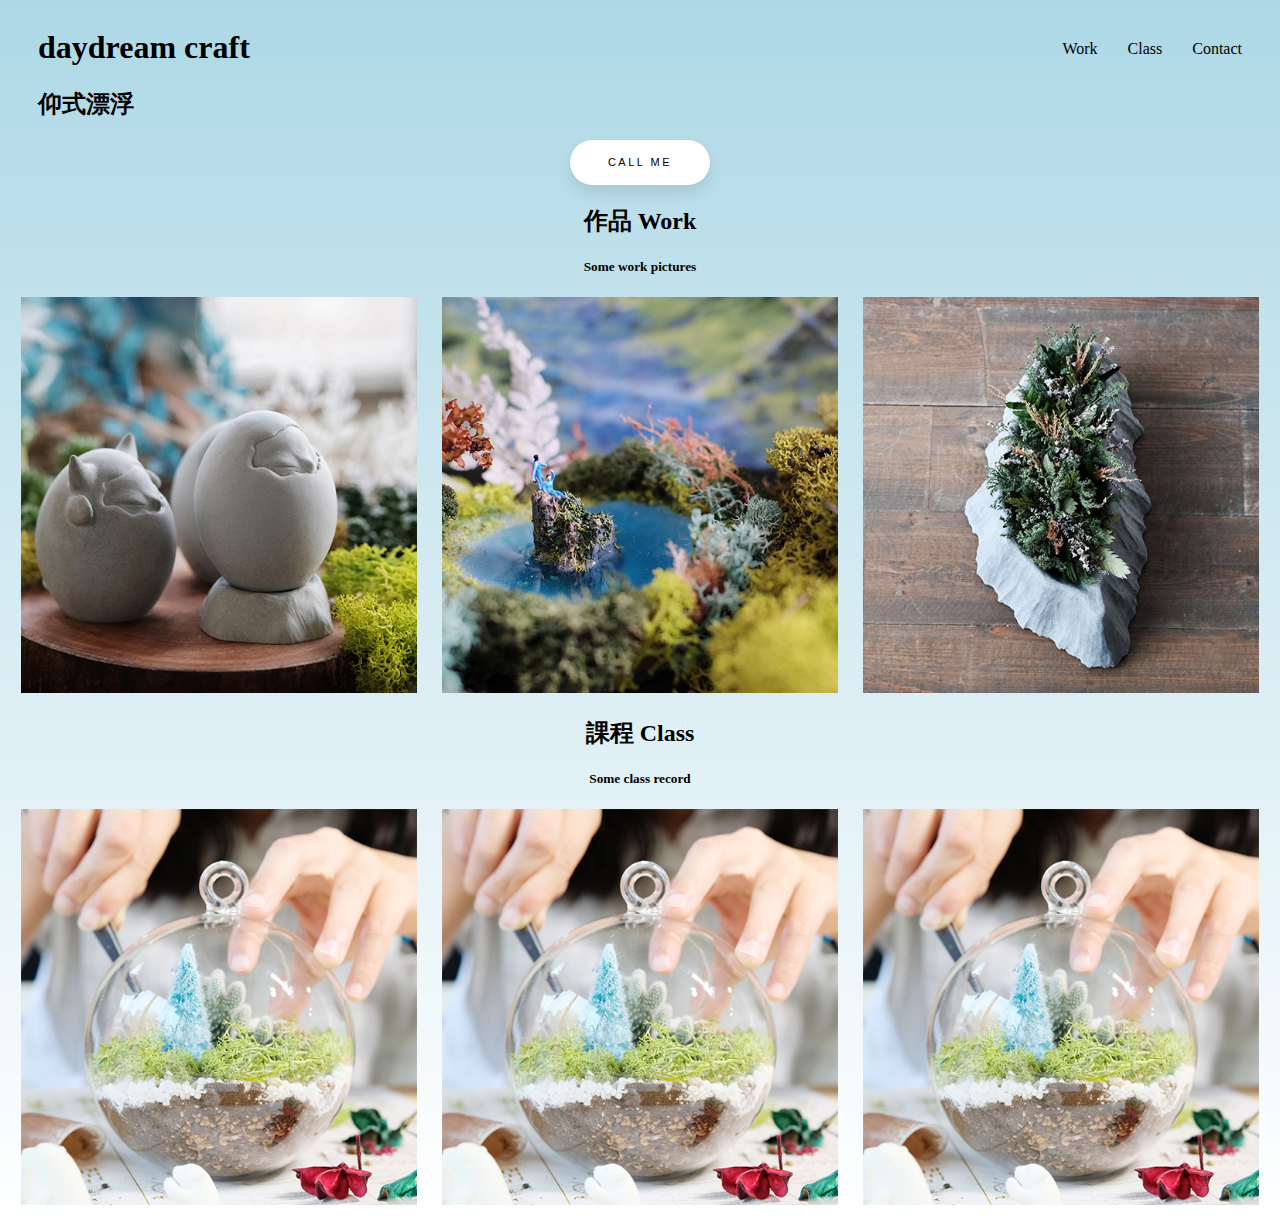
<file: index.html>
<!DOCTYPE html>
<html lang="en">

<head>
    <meta charset="UTF-8">
    <meta http-equiv="X-UA-Compatible" content="IE=edge">
    <meta name="viewport" content="width=device-width, initial-scale=1.0">
    <title>daydream craft</title>
    <link rel="stylesheet" href="style.css">
</head>

<body>

    <div class="container">
        <div class="navigation">
            <ul>
                <li>
                    <a href="work.html">Work</a>
                </li>
                <li>
                    <a href="about.html">Class</a>
                </li>
                <li>
                    <a href="contact.html">Contact</a>
                </li>
            </ul>
            <div class="logo">
                <h1>daydream craft</h1>
                <h2>仰式漂浮</h2>
            </div>
        </div>
        <div class="clearfix"></div>
        <div class="wrap">
            <button class="button">Call Me</button>
        </div>
        <section class="box">
            <h2 class="work">
                作品 Work
            </h2>
            <h5 class="description">Some work pictures</h5>
            <div class="work-item">
                <img src="asset/p1.jpg" alt="" class="responsive">
            </div>
            <div class="work-item">
                <img src="asset/p2.jpg" alt="" class="responsive">
            </div>
            <div class="work-item">
                <img src="asset/p3.jpg" alt="" class="responsive">
            </div>
            <div class="clearfix"></div>
        </section>
        <section class="box">
            <h2 class="work">
                課程 Class
            </h2>
            <h5 class="description">Some class record</h5>
            <div class="work-item">
                <img src="asset/p4.jpg" alt="" class="responsive">
            </div>
            <div class="work-item">
                <img src="asset/p4.jpg" alt="" class="responsive">
            </div>
            <div class="work-item">
                <img src="asset/p4.jpg" alt="" class="responsive">
            </div>
            <div class="clearfix"></div>
        </section>

        <div class="footer">

        </div>
    </div>
</body>

</html>
</file>
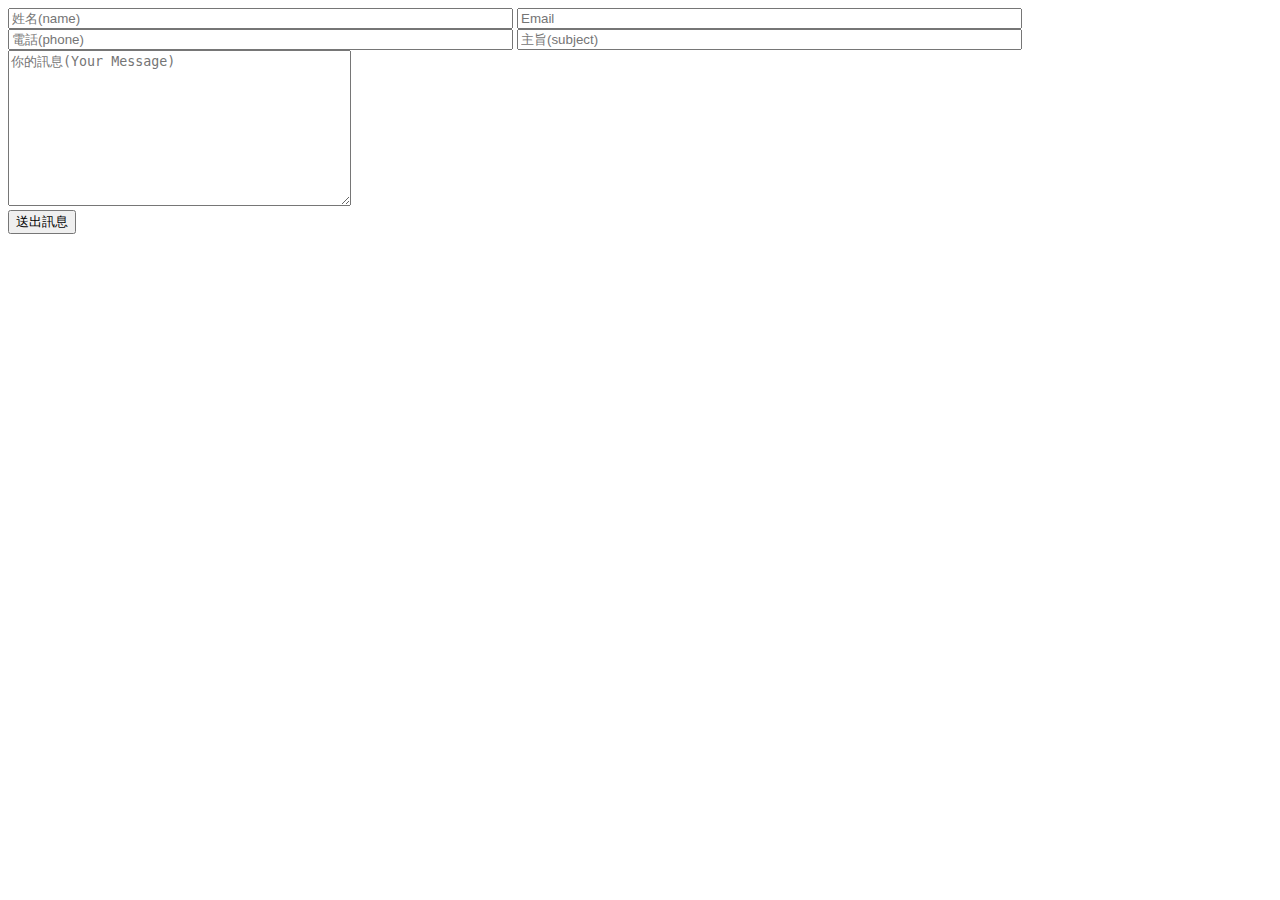
<file: contact.html>
<!DOCTYPE html>
<html lang="en">

<head>
    <meta charset="UTF-8">
    <meta http-equiv="X-UA-Compatible" content="IE=edge">
    <meta name="viewport" content="width=device-width, initial-scale=1.0">
    <title>Document</title>
</head>

<!-- 一開始即執行javascript的 init() function -->

<body onload="init()">
    <form enctype="text/plain" accept-charset="utf-8">
        <!-- 寄件者姓名    -->
        <input id="nameText" type="text" name="Name" value size="60" placeholder="姓名(name)" required>
        <!-- required 必填欄位 ，placeholder 預設內容-->

        <!-- 寄件者email -->
        <input id="emailText" type="email" name="Email" value size="60" placeholder="Email" required>

        <!-- 寄件者電話 -->
        <input id="telText" type="tel" name="Phone" value size="60" aria-invalid="false" placeholder="電話(phone)" required>

        <!-- 郵件主旨 -->
        <input id="subText" type="text" name="Subject" value size="60" aria-invalid="false" placeholder="主旨(subject)" required>

        <!-- 郵件內容 -->
        <textarea id="bodyText" name="your-message" cols="40" rows="10" aria-required="true" aria-invalid="false" placeholder="你的訊息(Your Message)" required></textarea>

        <!-- 傳送按鈕 -->
        <div>
            <input type="button" value="送出訊息" onclick="submitHandler();">
            <a id="mailTo"></a>
        </div>
    </form>
    <script>
        //宣告預設表單內容為空 （你想要的話也可以加東西）
        var initSubject = '',
            initBody = '';

        //按下傳送按鈕後執行
        function submitHandler() {
            var to = "contact@example.com"; //寫死的傳送對象 就是公司的信箱 不會顯示在網頁上
            var name = nameText.value; //讀取ID為 nameTextuser 物件中的值
            var email = emailText.value;
            var tel = telText.value;
            var subject = subText.value;
            //把user填的資料都塞到 mail body 中
            var body = "" + bodyText.value + '%0A%0A%0A'; //%0A是換行 換了三行
            body += "From：" + nameText.value + '%0A';
            body += "Email：" + emailText.value + '%0A';
            body += "Tel：" + telText.value;
            //傳送的主要程式碼
            mailTo.href = "mailto:" + to + "?subject=" + subject + "&body=" + body;
            mailTo.click();
            alert("ok")
        }
        //在body onload
        function init() {
            subText.value = initSubject;
            toText.value = initTo;
            bodyText.value = initBody;
        }
    </script>
</body>

</html>
</file>
<file: style.css>
body {
    background: linear-gradient(to bottom, lightblue 0%, white 100%);
}


/* navigation */

.navigation ul {
    list-style-type: none;
    float: right;
    margin-right: 30px;
}

.navigation .logo {
    float: left;
    margin-left: 30px;
}

.navigation li {
    /* text-decoration: none; */
    float: left;
    margin-left: 30px;
    margin-top: 16px;
}

.navigation a {
    color: black;
    text-decoration: none;
}

@media screen and (max-width:639px) {
    .navigation .logo {
        width: 100%;
        text-align: center;
        margin-left: 0px;
    }
    .logo>h1,
    .logo>h2 {
        font-size: 44px;
    }
}

.wrap {
    height: 100%;
    display: flex;
    align-items: center;
    justify-content: center;
}

.button {
    width: 140px;
    height: 45px;
    font-family: 'Roboto', sans-serif;
    font-size: 11px;
    text-transform: uppercase;
    letter-spacing: 2.5px;
    font-weight: 500;
    color: #000;
    background-color: #fff;
    border: none;
    border-radius: 45px;
    box-shadow: 0px 8px 15px rgba(0, 0, 0, 0.1);
    transition: all 0.3s ease 0s;
    cursor: pointer;
    outline: none;
}

.button:hover {
    background-color: rgb(93, 200, 235);
    box-shadow: 0px 15px 20px rgba(93, 200, 235, 0.4);
    color: #fff;
    transform: translateY(-7px);
}


/* box */

section.box {
    max-width: 1280px;
    margin: 0 auto;
}

h2.work,
h5.description {
    text-align: center;
    display: block;
}

.work-item {
    max-width: 31.33%;
    margin: 0 1%;
    float: left;
    overflow: hidden;
}

.work-item img {
    transition: 0.7s;
}

.work-item img:hover {
    transform: scale(1.2);
    opacity: 0.7;
}

.responsive {
    width: 100%;
    height: auto;
}

.clearfix {
    clear: both;
}

@media screen and (max-width:639px) {
    h2.work {
        text-align: left;
        display: block;
        margin: 32px 0px 0px 1%
    }
    h5.description {
        text-align: left;
        display: block;
        margin: 0 0 1% 1%;
    }
    .work-item {
        max-width: 100%;
        margin: 0 1%;
        float: none;
    }
}
</file>
